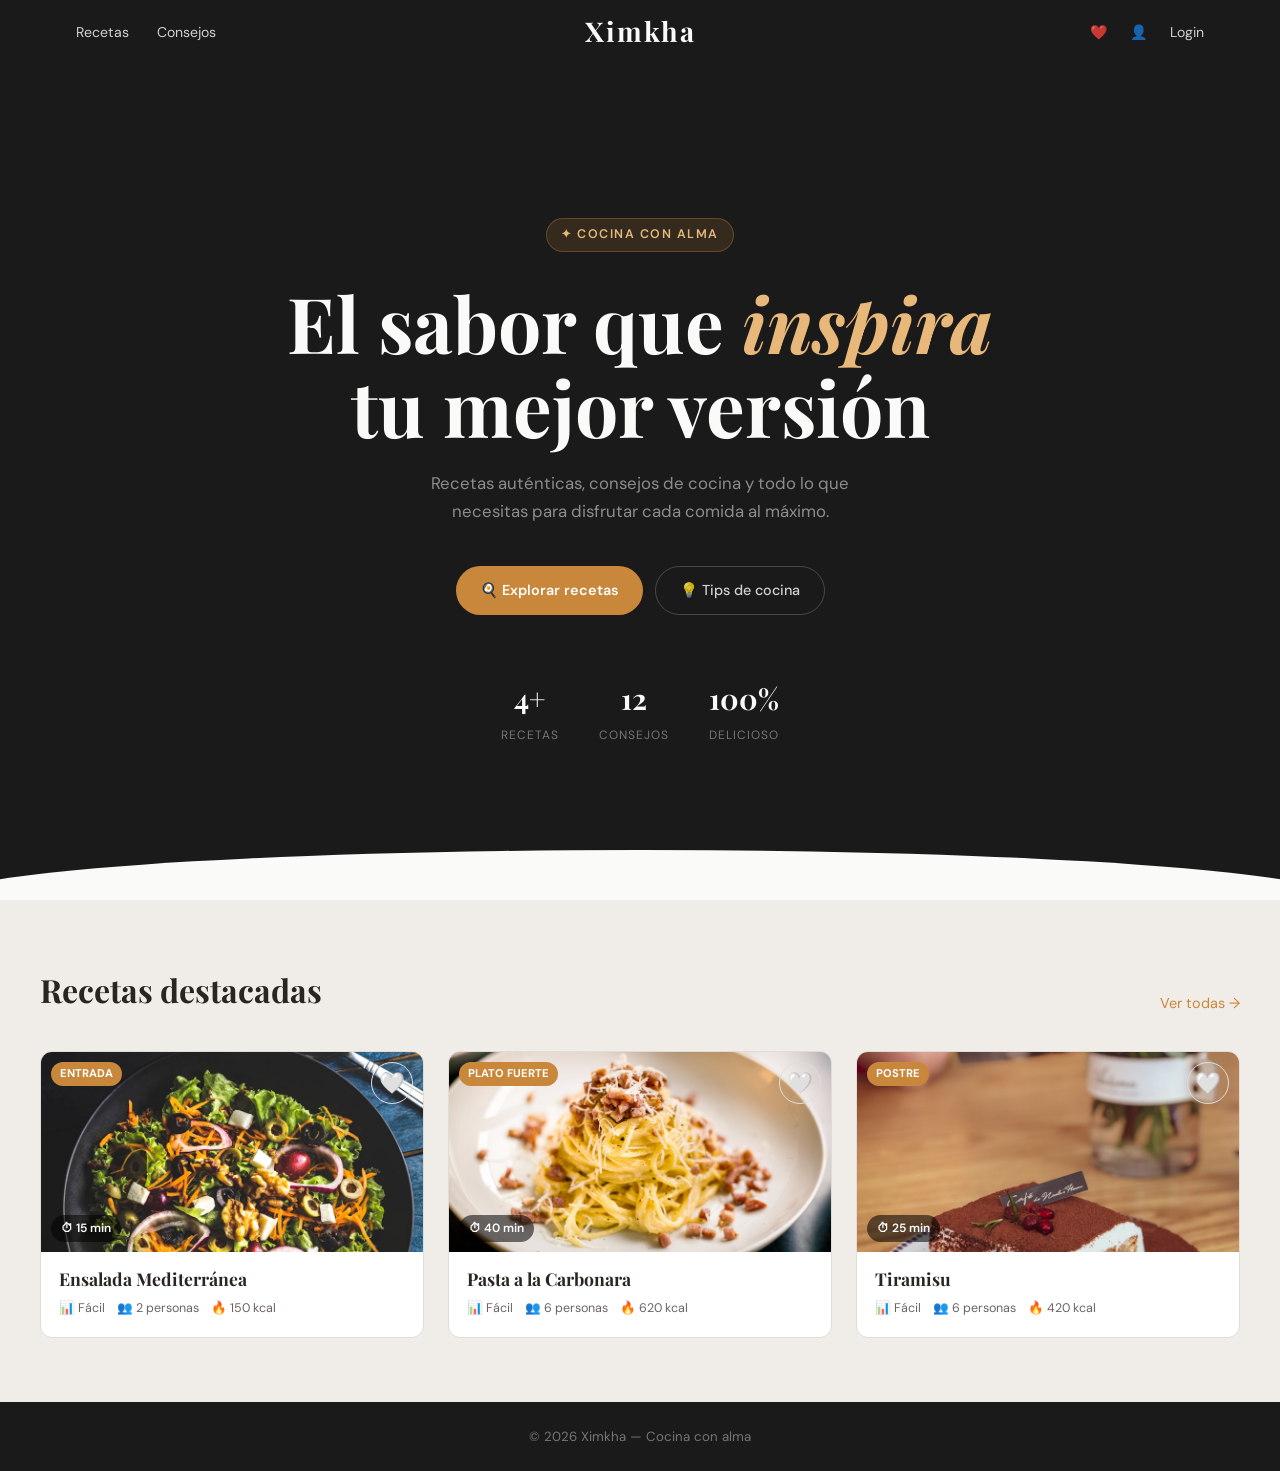
<file: html/index.html>
<!DOCTYPE html>
<html lang="es">
<head>
    <meta charset="UTF-8">
    <meta name="viewport" content="width=device-width, initial-scale=1.0">
    <title>Ximkha - Cocina con alma</title>
    <link rel="stylesheet" href="../css/estilos.css">
</head>
<body>

<header>
    <nav class="barra-navegacion">
        <ul class="menu izquierda">
            <li><a href="recetas.html">Recetas</a></li>
            <li><a href="consejos.html">Consejos</a></li>
        </ul>
        <a href="index.html" class="logo">Ximkha</a>
        <ul class="menu derecha">
            <li><a href="favoritos.html" class="icono" title="Favoritos">❤️</a></li>
            <li><a href="usuario.html" class="icono" title="Usuario">👤</a></li>
            <li><a href="login.html">Login</a></li>
        </ul>
    </nav>
</header>

<main>
    <!-- HERO -->
    <section class="hero">
        <span class="hero-badge">✦ Cocina con alma</span>
        <h1>El sabor que <em>inspira</em><br>tu mejor versión</h1>
        <p class="hero-subtitulo">Recetas auténticas, consejos de cocina y todo lo que necesitas para disfrutar cada comida al máximo.</p>
        <div class="hero-botones">
            <a href="recetas.html" class="btn-primario">🍳 Explorar recetas</a>
            <a href="consejos.html" class="btn-secundario">💡 Tips de cocina</a>
        </div>
        <div class="hero-stats">
            <div class="hero-stat">
                <span class="hero-stat-num">4+</span>
                <span class="hero-stat-label">Recetas</span>
            </div>
            <div class="hero-stat">
                <span class="hero-stat-num">12</span>
                <span class="hero-stat-label">Consejos</span>
            </div>
            <div class="hero-stat">
                <span class="hero-stat-num">100%</span>
                <span class="hero-stat-label">Delicioso</span>
            </div>
        </div>
        <div class="hero-divider"></div>
    </section>

    <!-- RECETAS DESTACADAS -->
    <section class="seccion-recetas" style="background: var(--gris-suave);">
        <div class="seccion-header">
            <h2>Recetas destacadas</h2>
            <a href="recetas.html">Ver todas →</a>
        </div>
        <div id="recetas-destacadas" class="grid-recetas">
            <p style="text-align:center;color:var(--texto-suave);padding:40px;">Cargando recetas...</p>
        </div>
    </section>
</main>

<footer>
    <p>&copy; 2026 Ximkha — Cocina con alma</p>
</footer>

<script src="../js/favoritos.js"></script>
<script>
    // Carga las primeras 3 recetas del XML para mostrar en la portada
    function cargarDestacadas() {
        const xhttp = new XMLHttpRequest();
        xhttp.onload = function () {
            const xml = xhttp.responseXML;
            const lista = xml.getElementsByTagName("receta");
            const contenedor = document.getElementById("recetas-destacadas");
            let html = "";

            const total = Math.min(lista.length, 3); // Solo las primeras 3
            for (let i = 0; i < total; i++) {
                const nombre = lista[i].getElementsByTagName("nombre")[0].childNodes[0].nodeValue;
                const categoria = lista[i].getElementsByTagName("categoria")[0].childNodes[0].nodeValue;
                const tiempo = lista[i].getElementsByTagName("tiempo")[0].childNodes[0].nodeValue;
                const dificultad = lista[i].getElementsByTagName("dificultad")[0].childNodes[0].nodeValue;
                const porciones = lista[i].getElementsByTagName("porciones")[0].childNodes[0].nodeValue;
                const calorias = lista[i].getElementsByTagName("calorias")[0].childNodes[0].nodeValue;
                const imagen = lista[i].getElementsByTagName("imagen")[0].childNodes[0].nodeValue;
                const slug = lista[i].getElementsByTagName("slug")[0].childNodes[0].nodeValue;

                html += `
                    <a href="detalle.html?id=${i}" class="tarjeta-receta">
                        <div class="tarjeta-imagen">
                            <img src="${imagen}" alt="${nombre}" />
                            <span class="tarjeta-categoria">${categoria}</span>
                            <span class="tarjeta-badge">⏱ ${tiempo}</span>
                            <button class="btn-favorito-flotante btn-favorito-grande"
                                    data-receta="${slug}"
                                    onclick="event.preventDefault(); event.stopPropagation();">🤍</button>
                        </div>
                        <div class="info-receta">
                            <h3>${nombre}</h3>
                            <div class="receta-meta">
                                <span>📊 ${dificultad}</span>
                                <span>👥 ${porciones}</span>
                                <span>🔥 ${calorias}</span>
                            </div>
                        </div>
                    </a>`;
            }

            contenedor.innerHTML = html;

            // Activar favoritos en los botones recién creados
            if (window.gestorFavoritos) {
                window.gestorFavoritos.configurarBotonesFavoritos();
            }
        };
        xhttp.open("GET", "../xml/recetas.xml");
        xhttp.send();
    }

    document.addEventListener("DOMContentLoaded", cargarDestacadas);
</script>

</body>
</html>
</file>
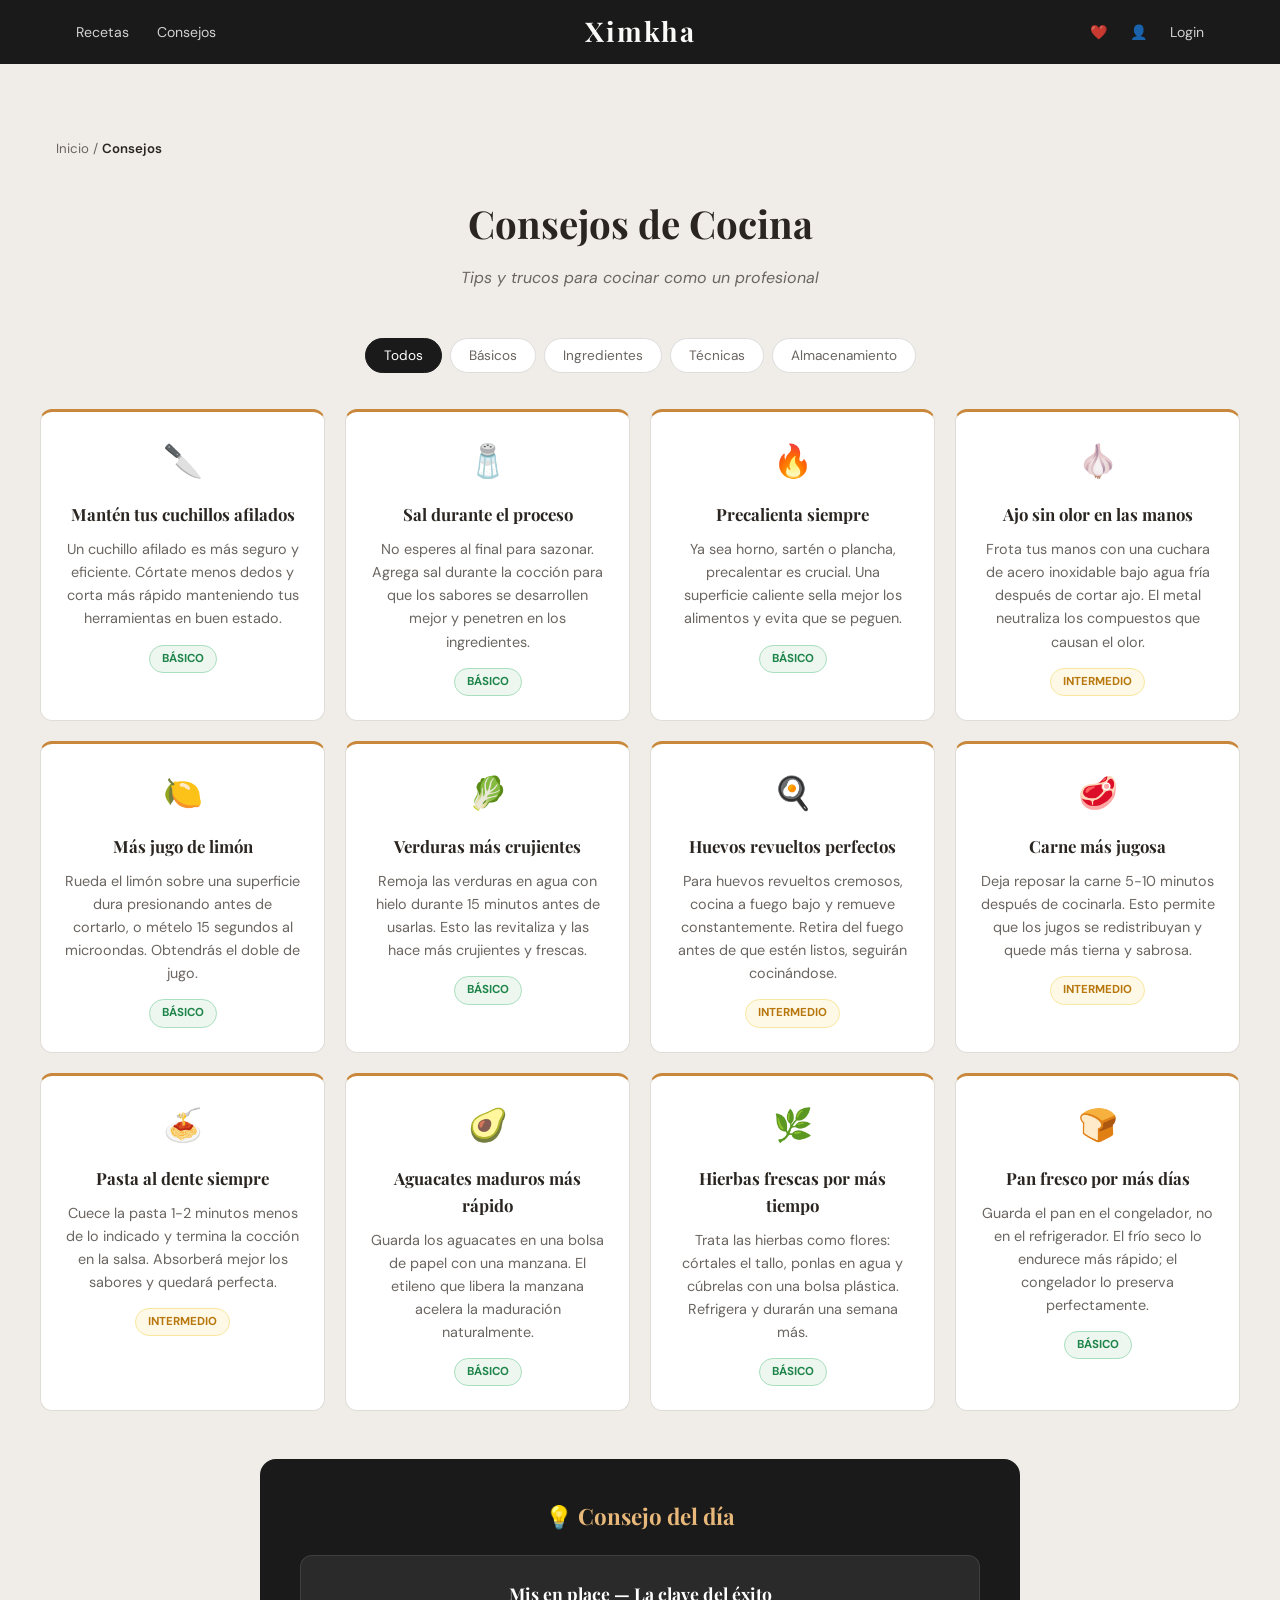
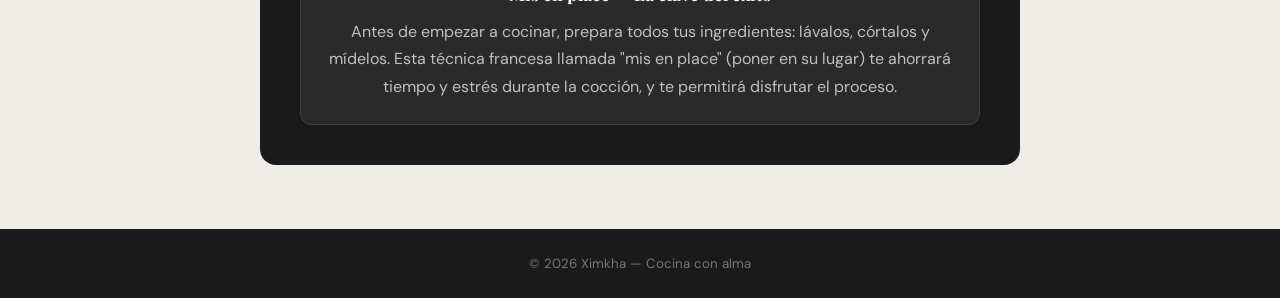
<file: html/consejos.html>
<!DOCTYPE html>
<html lang="es">
<head>
    <meta charset="UTF-8" />
    <meta name="viewport" content="width=device-width, initial-scale=1.0" />
    <title>Consejos de Cocina | Ximkha</title>
    <link rel="stylesheet" href="../css/estilos.css" />
</head>
<body>

<header>
    <nav class="barra-navegacion">
        <ul class="menu izquierda">
            <li><a href="recetas.html">Recetas</a></li>
            <li><a href="consejos.html">Consejos</a></li>
        </ul>
        <a href="index.html" class="logo">Ximkha</a>
        <ul class="menu derecha">
            <li><a href="favoritos.html" class="icono" title="Favoritos">❤️</a></li>
            <li><a href="usuario.html" class="icono" title="Usuario">👤</a></li>
            <li><a href="login.html">Login</a></li>
        </ul>
    </nav>
</header>

<main class="seccion-consejos">
    <div class="breadcrumb">
        <a href="index.html">Inicio</a> / <span>Consejos</span>
    </div>

    <div class="header-consejos">
        <h2>Consejos de Cocina</h2>
        <p class="subtitulo-consejos">Tips y trucos para cocinar como un profesional</p>
    </div>

    <div class="contenedor-consejos">
        <div class="categorias-consejos">
            <button class="btn-categoria activo" data-categoria="todos">Todos</button>
            <button class="btn-categoria" data-categoria="basicos">Básicos</button>
            <button class="btn-categoria" data-categoria="ingredientes">Ingredientes</button>
            <button class="btn-categoria" data-categoria="tecnicas">Técnicas</button>
            <button class="btn-categoria" data-categoria="almacenamiento">Almacenamiento</button>
        </div>

        <div class="grid-consejos">
            <article class="tarjeta-consejo" data-categoria="basicos">
                <div class="icono-consejo">🔪</div>
                <h3>Mantén tus cuchillos afilados</h3>
                <p>Un cuchillo afilado es más seguro y eficiente. Córtate menos dedos y corta más rápido manteniendo tus herramientas en buen estado.</p>
                <div class="dificultad basico">Básico</div>
            </article>

            <article class="tarjeta-consejo" data-categoria="basicos">
                <div class="icono-consejo">🧂</div>
                <h3>Sal durante el proceso</h3>
                <p>No esperes al final para sazonar. Agrega sal durante la cocción para que los sabores se desarrollen mejor y penetren en los ingredientes.</p>
                <div class="dificultad basico">Básico</div>
            </article>

            <article class="tarjeta-consejo" data-categoria="basicos">
                <div class="icono-consejo">🔥</div>
                <h3>Precalienta siempre</h3>
                <p>Ya sea horno, sartén o plancha, precalentar es crucial. Una superficie caliente sella mejor los alimentos y evita que se peguen.</p>
                <div class="dificultad basico">Básico</div>
            </article>

            <article class="tarjeta-consejo" data-categoria="ingredientes">
                <div class="icono-consejo">🧄</div>
                <h3>Ajo sin olor en las manos</h3>
                <p>Frota tus manos con una cuchara de acero inoxidable bajo agua fría después de cortar ajo. El metal neutraliza los compuestos que causan el olor.</p>
                <div class="dificultad intermedio">Intermedio</div>
            </article>

            <article class="tarjeta-consejo" data-categoria="ingredientes">
                <div class="icono-consejo">🍋</div>
                <h3>Más jugo de limón</h3>
                <p>Rueda el limón sobre una superficie dura presionando antes de cortarlo, o mételo 15 segundos al microondas. Obtendrás el doble de jugo.</p>
                <div class="dificultad basico">Básico</div>
            </article>

            <article class="tarjeta-consejo" data-categoria="ingredientes">
                <div class="icono-consejo">🥬</div>
                <h3>Verduras más crujientes</h3>
                <p>Remoja las verduras en agua con hielo durante 15 minutos antes de usarlas. Esto las revitaliza y las hace más crujientes y frescas.</p>
                <div class="dificultad basico">Básico</div>
            </article>

            <article class="tarjeta-consejo" data-categoria="tecnicas">
                <div class="icono-consejo">🍳</div>
                <h3>Huevos revueltos perfectos</h3>
                <p>Para huevos revueltos cremosos, cocina a fuego bajo y remueve constantemente. Retira del fuego antes de que estén listos, seguirán cocinándose.</p>
                <div class="dificultad intermedio">Intermedio</div>
            </article>

            <article class="tarjeta-consejo" data-categoria="tecnicas">
                <div class="icono-consejo">🥩</div>
                <h3>Carne más jugosa</h3>
                <p>Deja reposar la carne 5-10 minutos después de cocinarla. Esto permite que los jugos se redistribuyan y quede más tierna y sabrosa.</p>
                <div class="dificultad intermedio">Intermedio</div>
            </article>

            <article class="tarjeta-consejo" data-categoria="tecnicas">
                <div class="icono-consejo">🍝</div>
                <h3>Pasta al dente siempre</h3>
                <p>Cuece la pasta 1-2 minutos menos de lo indicado y termina la cocción en la salsa. Absorberá mejor los sabores y quedará perfecta.</p>
                <div class="dificultad intermedio">Intermedio</div>
            </article>

            <article class="tarjeta-consejo" data-categoria="almacenamiento">
                <div class="icono-consejo">🥑</div>
                <h3>Aguacates maduros más rápido</h3>
                <p>Guarda los aguacates en una bolsa de papel con una manzana. El etileno que libera la manzana acelera la maduración naturalmente.</p>
                <div class="dificultad basico">Básico</div>
            </article>

            <article class="tarjeta-consejo" data-categoria="almacenamiento">
                <div class="icono-consejo">🌿</div>
                <h3>Hierbas frescas por más tiempo</h3>
                <p>Trata las hierbas como flores: córtales el tallo, ponlas en agua y cúbrelas con una bolsa plástica. Refrigera y durarán una semana más.</p>
                <div class="dificultad basico">Básico</div>
            </article>

            <article class="tarjeta-consejo" data-categoria="almacenamiento">
                <div class="icono-consejo">🍞</div>
                <h3>Pan fresco por más días</h3>
                <p>Guarda el pan en el congelador, no en el refrigerador. El frío seco lo endurece más rápido; el congelador lo preserva perfectamente.</p>
                <div class="dificultad basico">Básico</div>
            </article>
        </div>
    </div>

    <div class="consejo-destacado">
        <h3>💡 Consejo del día</h3>
        <div class="consejo-dia">
            <h4>Mis en place — La clave del éxito</h4>
            <p>Antes de empezar a cocinar, prepara todos tus ingredientes: lávalos, córtalos y mídelos. Esta técnica francesa llamada "mis en place" (poner en su lugar) te ahorrará tiempo y estrés durante la cocción, y te permitirá disfrutar el proceso.</p>
        </div>
    </div>
</main>

<footer>
    <p>&copy; 2026 Ximkha — Cocina con alma</p>
</footer>

<script src="../js/consejos.js"></script>
<script src="../js/favoritos.js"></script>

</body>
</html>
</file>
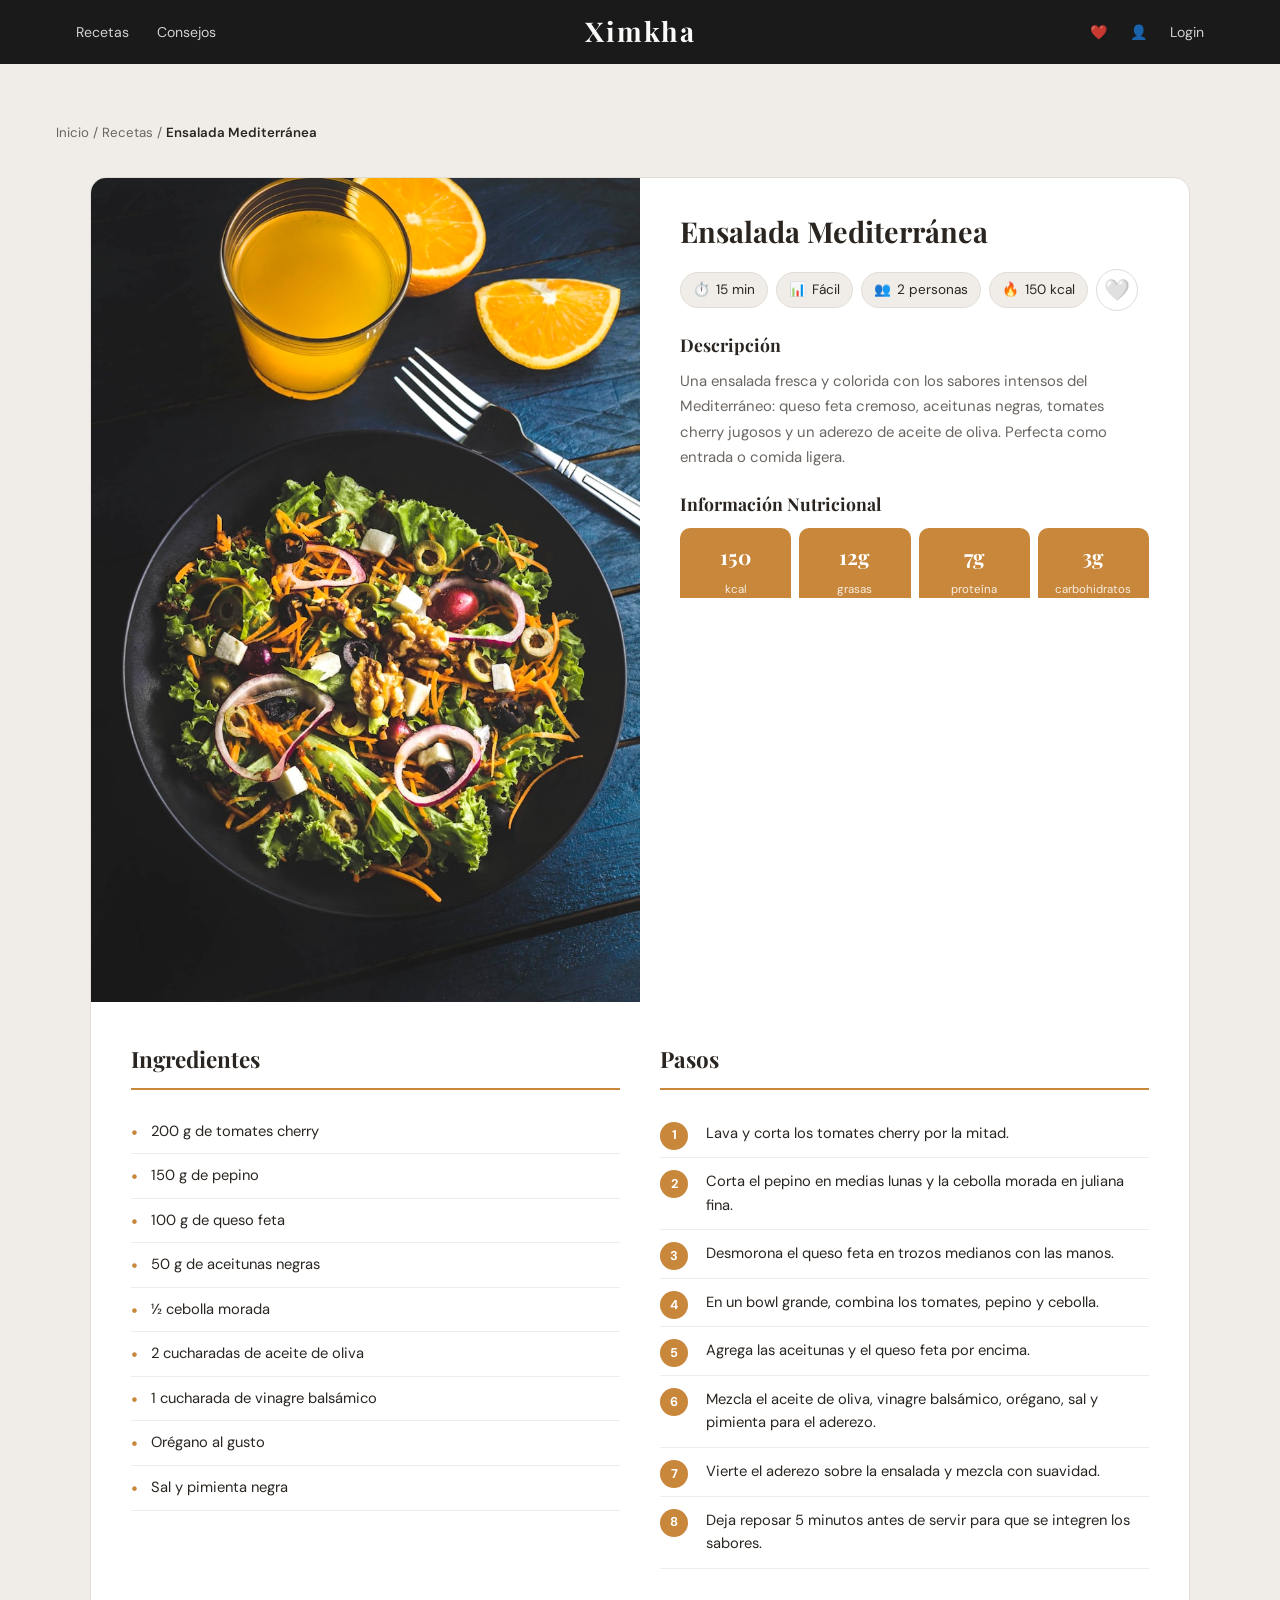
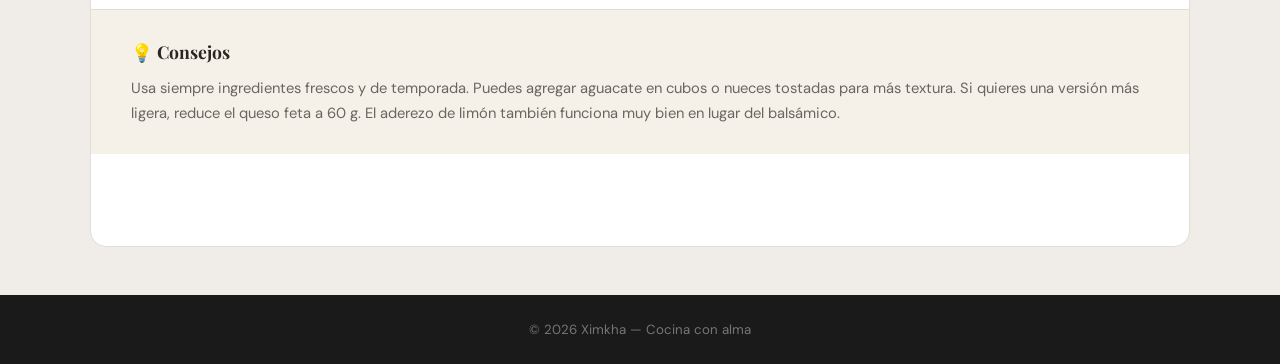
<file: html/detalle.html>
<!DOCTYPE html>
<html lang="es">
<head>
    <meta charset="UTF-8" />
    <meta name="viewport" content="width=device-width, initial-scale=1.0" />
    <title>Receta | Ximkha</title>
    <link rel="stylesheet" href="../css/estilos.css" />
</head>
<body>

<header>
    <nav class="barra-navegacion">
        <ul class="menu izquierda">
            <li><a href="recetas.html">Recetas</a></li>
            <li><a href="consejos.html">Consejos</a></li>
        </ul>
        <a href="index.html" class="logo">Ximkha</a>
        <ul class="menu derecha">
            <li><a href="favoritos.html" class="icono" title="Favoritos">❤️</a></li>
            <li><a href="usuario.html" class="icono" title="Usuario">👤</a></li>
            <li><a href="login.html">Login</a></li>
        </ul>
    </nav>
</header>

<main class="contenido-receta">
    <div class="breadcrumb">
        <a href="index.html">Inicio</a> /
        <a href="recetas.html">Recetas</a> /
        <span id="breadcrumb-receta">Cargando...</span>
    </div>

    <div class="contenedor-receta">

        <div class="header-receta">
            <div class="imagen-receta">
                <img id="detalle-imagen" src="" alt="" />
            </div>

            <div class="info-basica">
                <span id="detalle-categoria" class="tarjeta-categoria" style="display:inline-block;margin-bottom:10px;"></span>
                <h1 id="detalle-nombre">Cargando...</h1>

                <div class="datos-receta">
                    <div class="dato"><span class="icono-dato">⏱️</span><span id="detalle-tiempo"></span></div>
                    <div class="dato"><span class="icono-dato">📊</span><span id="detalle-dificultad"></span></div>
                    <div class="dato"><span class="icono-dato">👥</span><span id="detalle-porciones"></span></div>
                    <div class="dato"><span class="icono-dato">🔥</span><span id="detalle-calorias"></span></div>
                    <button class="btn-favorito-grande" id="btn-favorito-detalle" data-receta="">🤍</button>
                </div>

                <div class="descripcion">
                    <h3>Descripción</h3>
                    <p id="detalle-descripcion"></p>
                </div>

                <div class="tabla-nutricional">
                    <h3>Información Nutricional</h3>
                    <div class="valores-nutricionales">
                        <div class="valor-nutricional"><span class="numero" id="detalle-calorias-num"></span><span class="unidad">kcal</span></div>
                        <div class="valor-nutricional"><span class="numero" id="detalle-grasas"></span><span class="unidad">grasas</span></div>
                        <div class="valor-nutricional"><span class="numero" id="detalle-proteina"></span><span class="unidad">proteína</span></div>
                        <div class="valor-nutricional"><span class="numero" id="detalle-carbohidratos"></span><span class="unidad">carbohidratos</span></div>
                    </div>
                </div>
            </div>
        </div>

        <div class="contenido-receta-detalle">
            <div class="ingredientes">
                <h2>Ingredientes</h2>
                <ul class="lista-ingredientes" id="detalle-ingredientes"></ul>
            </div>
            <div class="pasos">
                <h2>Pasos</h2>
                <ol class="lista-pasos" id="detalle-pasos"></ol>
            </div>
        </div>

        <div class="consejos">
            <h3>💡 Consejos</h3>
            <p id="detalle-consejo"></p>
        </div>

        <div style="padding: 24px 48px;">
            <button onclick="window.location.href='recetas.html'" class="btn-secundario">← Volver al catálogo</button>
        </div>

    </div>
</main>

<footer>
    <p>&copy; 2026 Ximkha — Cocina con alma</p>
</footer>

<script src="../js/favoritos.js"></script>
<script src="../js/detalle.js"></script>

</body>
</html>
</file>
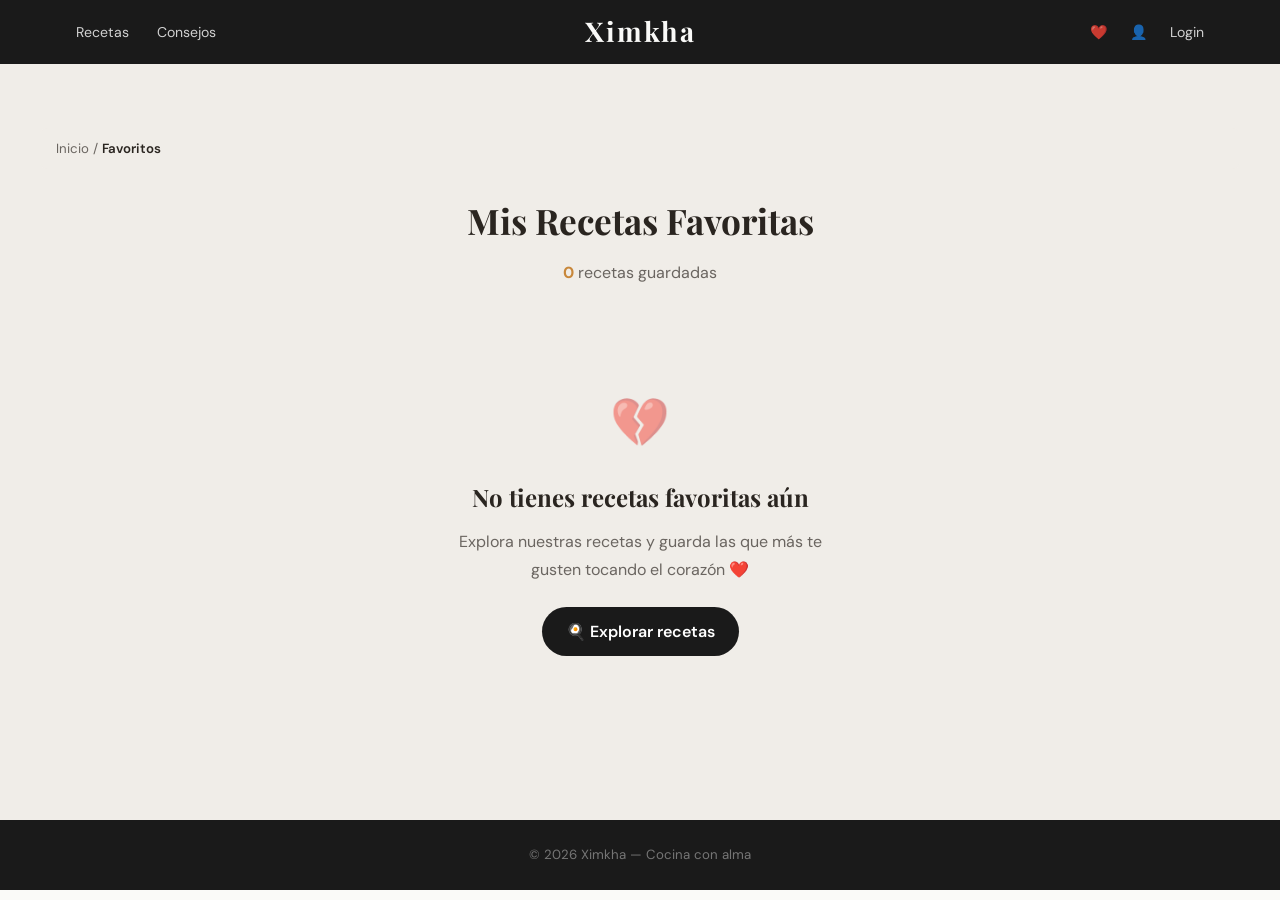
<file: html/favoritos.html>
<!DOCTYPE html>
<html lang="es">
<head>
    <meta charset="UTF-8" />
    <meta name="viewport" content="width=device-width, initial-scale=1.0" />
    <title>Favoritos | Ximkha</title>
    <link rel="stylesheet" href="../css/estilos.css" />
</head>
<body>

<header>
    <nav class="barra-navegacion">
        <ul class="menu izquierda">
            <li><a href="recetas.html">Recetas</a></li>
            <li><a href="consejos.html">Consejos</a></li>
        </ul>
        <a href="index.html" class="logo">Ximkha</a>
        <ul class="menu derecha">
            <li><a href="favoritos.html" class="icono" title="Favoritos">❤️</a></li>
            <li><a href="usuario.html" class="icono" title="Usuario">👤</a></li>
            <li><a href="login.html">Login</a></li>
        </ul>
    </nav>
</header>

<main class="seccion-favoritos">
    <div class="breadcrumb">
        <a href="index.html">Inicio</a> / <span>Favoritos</span>
    </div>

    <div class="header-favoritos">
        <h2>Mis Recetas Favoritas</h2>
        <p class="contador-favoritos">
            <span id="contador">0</span> recetas guardadas
        </p>
    </div>

    <div id="mensaje-vacio" class="mensaje-vacio">
        <div class="icono-corazon">💔</div>
        <h3>No tienes recetas favoritas aún</h3>
        <p>Explora nuestras recetas y guarda las que más te gusten tocando el corazón ❤️</p>
        <a href="recetas.html" class="btn-explorar">🍳 Explorar recetas</a>
    </div>

    <div id="grid-favoritos" class="grid-recetas" style="max-width:1280px;margin:0 auto;display:none;"></div>

    <div class="acciones-favoritos">
        <button id="btn-limpiar" class="btn-limpiar" style="display:none;">Limpiar todos los favoritos</button>
    </div>
</main>

<footer>
    <p>&copy; 2026 Ximkha — Cocina con alma</p>
</footer>

<script src="../js/favoritos.js"></script>

</body>
</html>
</file>
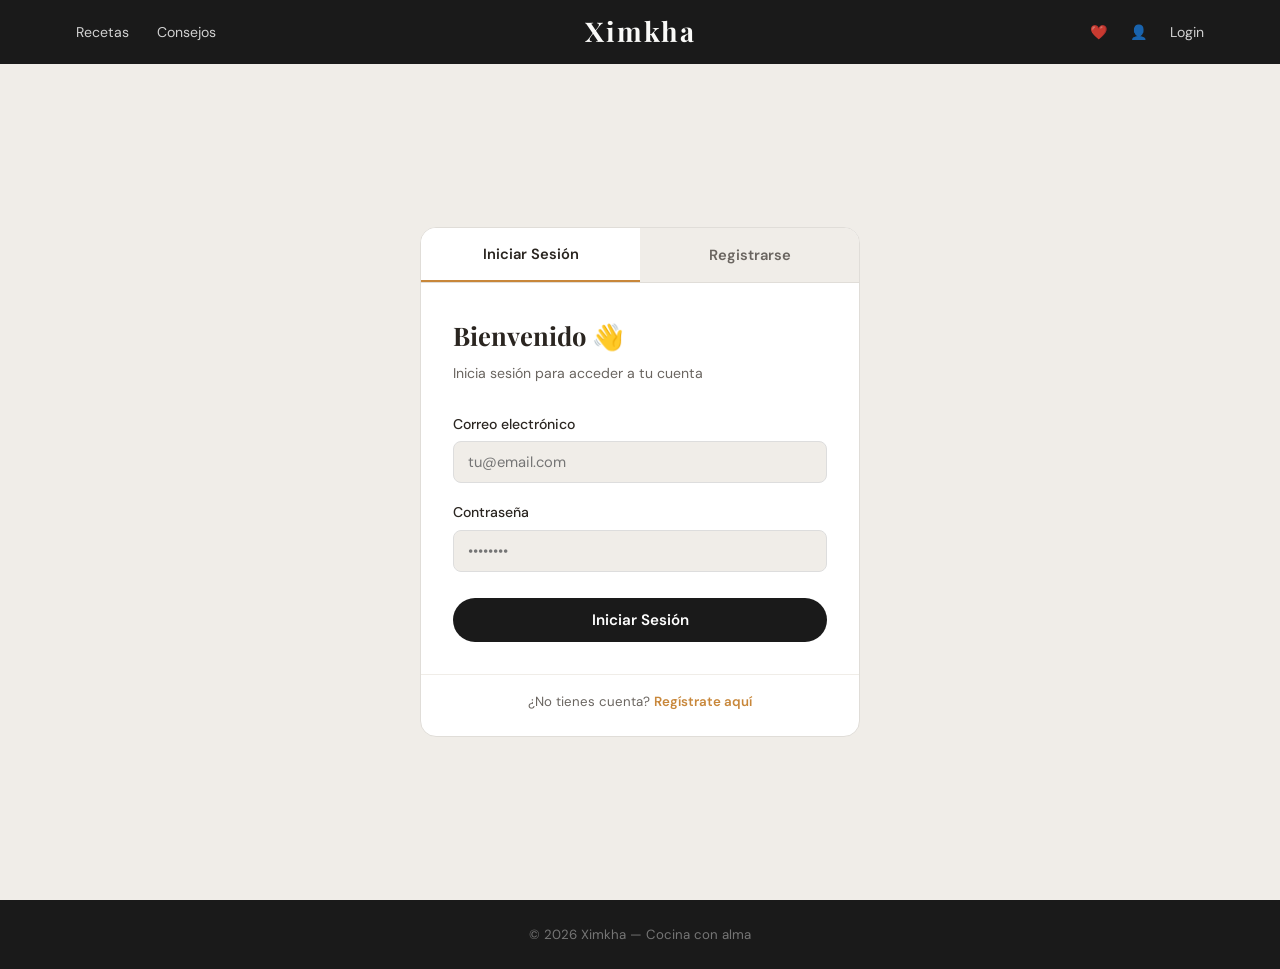
<file: html/login.html>
<!DOCTYPE html>
<html lang="es">
<head>
    <meta charset="UTF-8" />
    <meta name="viewport" content="width=device-width, initial-scale=1.0" />
    <title>Iniciar Sesión | Ximkha</title>
    <link rel="stylesheet" href="../css/estilos.css" />
</head>
<body>

<header>
    <nav class="barra-navegacion">
        <ul class="menu izquierda">
            <li><a href="recetas.html">Recetas</a></li>
            <li><a href="consejos.html">Consejos</a></li>
        </ul>
        <a href="index.html" class="logo">Ximkha</a>
        <ul class="menu derecha">
            <li><a href="favoritos.html" class="icono" title="Favoritos">❤️</a></li>
            <li><a href="usuario.html" class="icono" title="Usuario">👤</a></li>
            <li><a href="login.html">Login</a></li>
        </ul>
    </nav>
</header>

<main class="seccion-auth">
    <div class="contenedor-auth">

        <!-- Tabs para cambiar entre login y registro -->
        <div class="tabs-auth">
            <button class="tab-btn activo" id="tab-login" onclick="cambiarTab('login')">
                Iniciar Sesión
            </button>
            <button class="tab-btn" id="tab-registro" onclick="cambiarTab('registro')">
                Registrarse
            </button>
        </div>

        <!-- Panel de Login -->
        <div class="panel-auth activo" id="panel-login">
            <div class="formulario-auth">
                <h2>Bienvenido 👋</h2>
                <p class="subtitulo">Inicia sesión para acceder a tu cuenta</p>

                <div class="error-msg" id="error-login"></div>
                <div class="exito-msg" id="exito-login"></div>

                <div class="campo-formulario">
                    <label for="login-email">Correo electrónico</label>
                    <input type="email" id="login-email" placeholder="tu@email.com" />
                </div>

                <div class="campo-formulario">
                    <label for="login-password">Contraseña</label>
                    <input type="password" id="login-password" placeholder="••••••••" />
                </div>

                <button class="btn-auth" onclick="iniciarSesion()">
                    Iniciar Sesión
                </button>
            </div>

            <div class="pie-auth">
                ¿No tienes cuenta?
                <a href="#" onclick="cambiarTab('registro')">Regístrate aquí</a>
            </div>
        </div>

        <!-- Panel de Registro -->
        <div class="panel-auth" id="panel-registro">
            <div class="formulario-auth">
                <h2>Crear cuenta</h2>
                <p class="subtitulo">Únete a Ximkha y guarda tus recetas favoritas</p>

                <div class="error-msg" id="error-registro"></div>
                <div class="exito-msg" id="exito-registro"></div>

                <div class="campo-formulario">
                    <label for="reg-nombre">Nombre completo</label>
                    <input type="text" id="reg-nombre" placeholder="Tu nombre" />
                </div>

                <div class="campo-formulario">
                    <label for="reg-email">Correo electrónico</label>
                    <input type="email" id="reg-email" placeholder="tu@email.com" />
                </div>

                <div class="campo-formulario">
                    <label for="reg-password">Contraseña</label>
                    <input type="password" id="reg-password" placeholder="Mínimo 4 caracteres" />
                </div>

                <div class="campo-formulario">
                    <label for="reg-password2">Confirmar contraseña</label>
                    <input type="password" id="reg-password2" placeholder="Repite tu contraseña" />
                </div>

                <button class="btn-auth" onclick="registrarse()">
                    Crear Cuenta
                </button>
            </div>

            <div class="pie-auth">
                ¿Ya tienes cuenta?
                <a href="#" onclick="cambiarTab('login')">Inicia sesión</a>
            </div>
        </div>

    </div>
</main>

<footer>
    <p>&copy; 2026 Ximkha — Cocina con alma</p>
</footer>

<script src="../js/login.js"></script>

</body>
</html>
</file>
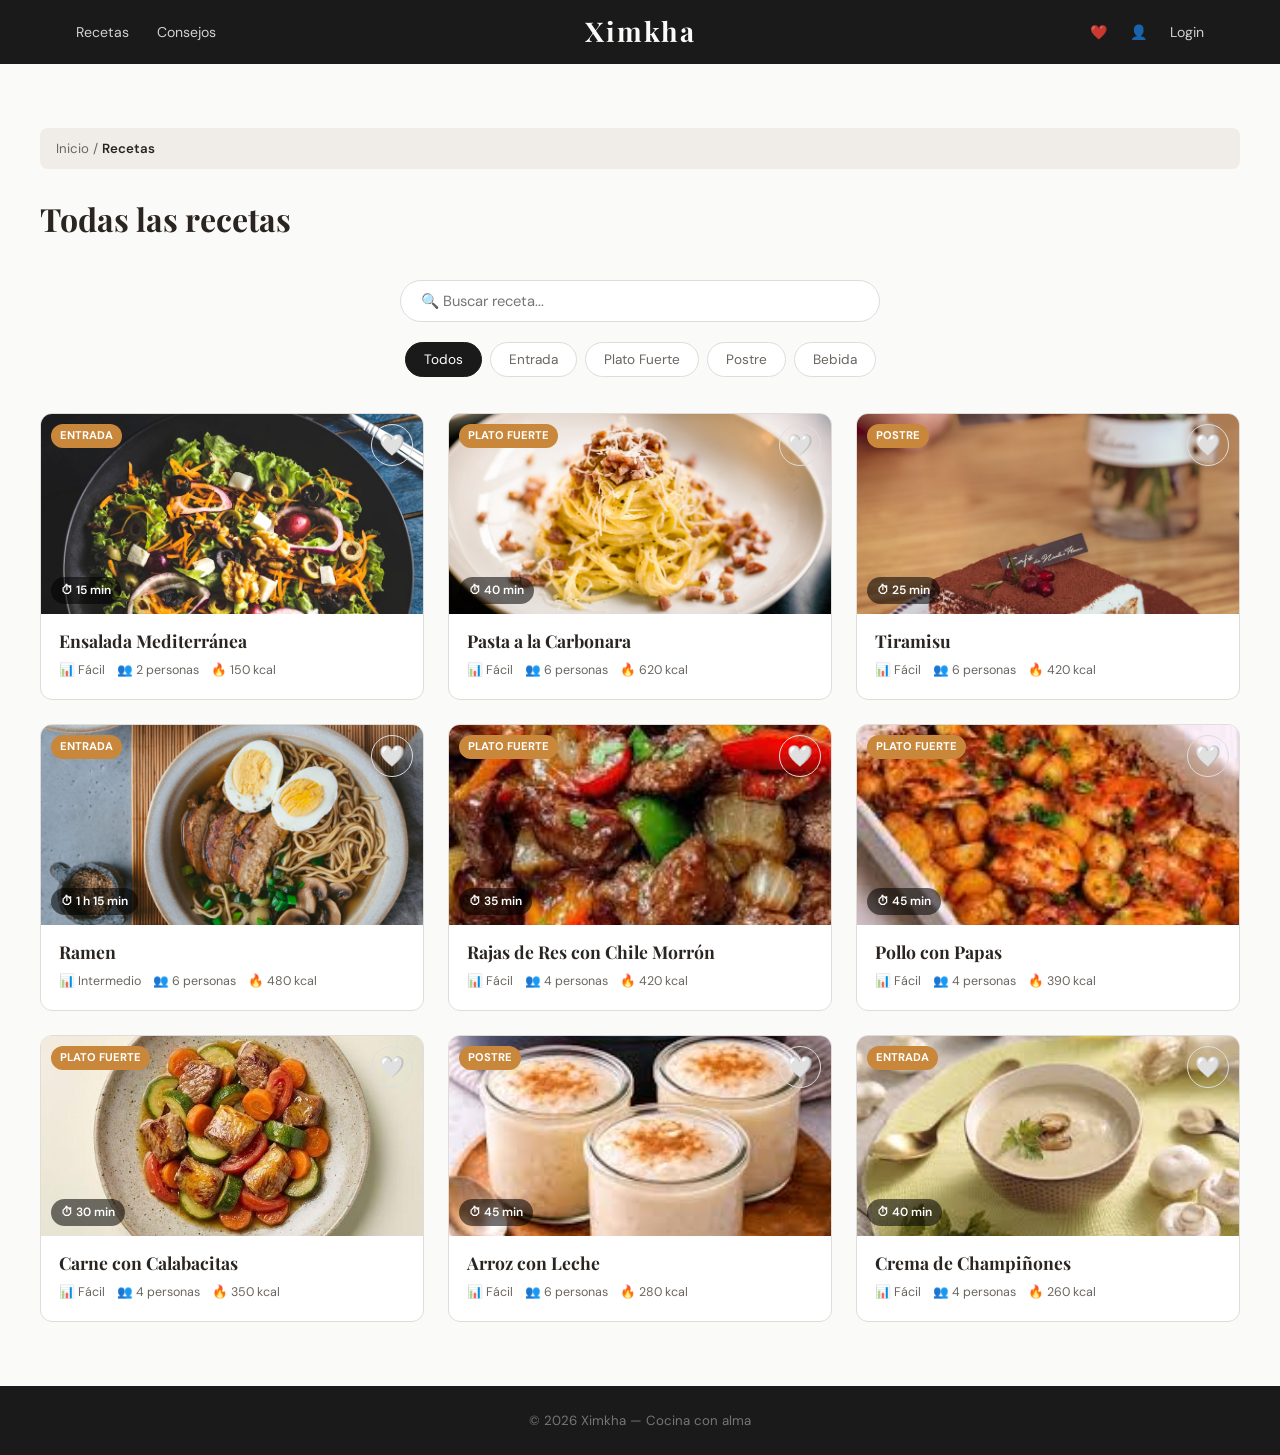
<file: html/recetas.html>
<!DOCTYPE html>
<html lang="es">
<head>
    <meta charset="UTF-8" />
    <meta name="viewport" content="width=device-width, initial-scale=1.0" />
    <title>Recetas | Ximkha</title>
    <link rel="stylesheet" href="../css/estilos.css" />
</head>
<body>

<header>
    <nav class="barra-navegacion">
        <ul class="menu izquierda">
            <li><a href="recetas.html">Recetas</a></li>
            <li><a href="consejos.html">Consejos</a></li>
        </ul>
        <a href="index.html" class="logo">Ximkha</a>
        <ul class="menu derecha">
            <li><a href="favoritos.html" class="icono" title="Favoritos">❤️</a></li>
            <li><a href="usuario.html" class="icono" title="Usuario">👤</a></li>
            <li><a href="login.html">Login</a></li>
        </ul>
    </nav>
</header>

<main class="seccion-recetas">
    <div class="breadcrumb">
        <a href="index.html">Inicio</a> / <span>Recetas</span>
    </div>

    <div class="seccion-header">
        <h2>Todas las recetas</h2>
    </div>

    <div class="controles-recetas">
        <div class="buscador-recetas">
            <input
                type="text"
                id="buscador"
                placeholder="🔍 Buscar receta..."
                autocomplete="off"
            />
        </div>
        <div class="categorias-recetas">
            <button class="btn-categoria activo" data-categoria="todos">Todos</button>
            <button class="btn-categoria" data-categoria="Entrada">Entrada</button>
            <button class="btn-categoria" data-categoria="Plato Fuerte">Plato Fuerte</button>
            <button class="btn-categoria" data-categoria="Postre">Postre</button>
            <button class="btn-categoria" data-categoria="Bebida">Bebida</button>
        </div>
    </div>

    <p id="sin-resultados" style="display:none;text-align:center;color:var(--texto-suave);padding:40px;">
        No se encontraron recetas con esos criterios.
    </p>

    <div id="contenedor-recetas" class="grid-recetas"></div>
</main>

<footer>
    <p>&copy; 2026 Ximkha — Cocina con alma</p>
</footer>

<script src="../js/favoritos.js"></script>
<script src="../js/recetas.js"></script>

</body>
</html>
</file>
<file: css/estilos.css>
@import url('https://fonts.googleapis.com/css2?family=Playfair+Display:wght@400;600;700&family=DM+Sans:wght@300;400;500;600&display=swap');

* {
    margin: 0;
    padding: 0;
    box-sizing: border-box;
}

/* Variables de color */
:root {
    --negro: #1a1a1a;
    --blanco: #fafaf8;
    --crema: #f5f0e8;
    --acento: #c8873a;
    --acento-oscuro: #a06828;
    --gris-suave: #f0ede8;
    --texto: #2a2520;
    --texto-suave: #6a6560;
    --radio: 12px;
}

body {
    font-family: 'DM Sans', sans-serif;
    background-color: var(--blanco);
    color: var(--texto);
    line-height: 1.6;
}

/* Navegacion */
header {
    background-color: var(--negro);
    position: sticky;
    top: 0;
    z-index: 100;
}

.barra-navegacion {
    display: flex;
    justify-content: space-between;
    align-items: center;
    max-width: 1200px;
    margin: 0 auto;
    padding: 0 24px;
    height: 64px;
}

.menu {
    list-style: none;
    display: flex;
    gap: 4px;
    align-items: center;
}

.menu.izquierda { flex: 1; }
.menu.derecha   { flex: 1; justify-content: flex-end; }

.logo {
    font-family: 'Playfair Display', serif;
    font-size: 1.7rem;
    font-weight: 700;
    color: var(--blanco);
    text-decoration: none;
    letter-spacing: 2px;
    flex: 1;
    text-align: center;
}
.logo:hover { color: var(--acento); }

.menu > li > a {
    color: rgba(255,255,255,0.8);
    text-decoration: none;
    font-size: 0.88rem;
    padding: 7px 12px;
    border-radius: 6px;
    display: block;
}
.menu > li > a:hover {
    color: #fff;
    background: rgba(255,255,255,0.1);
}

.icono {
    font-size: 1.2rem;
    display: flex;
    align-items: center;
    justify-content: center;
    width: 36px;
    height: 36px;
    border-radius: 50%;
}
.icono:hover { background: rgba(255,255,255,0.1) !important; }
.icono.activo { background: rgba(200,135,58,0.25) !important; }

/* Hero */
.hero {
    min-height: calc(100vh - 64px);
    background: var(--negro);
    display: flex;
    flex-direction: column;
    align-items: center;
    justify-content: center;
    text-align: center;
    padding: 60px 24px;
    position: relative;
}

.hero-badge {
    display: inline-block;
    background: rgba(200,135,58,0.15);
    border: 1px solid rgba(200,135,58,0.35);
    color: #e8b87a;
    font-size: 0.78rem;
    font-weight: 600;
    letter-spacing: 1.5px;
    text-transform: uppercase;
    padding: 6px 14px;
    border-radius: 50px;
    margin-bottom: 28px;
}

.hero h1 {
    font-family: 'Playfair Display', serif;
    font-size: clamp(2.8rem, 6vw, 5rem);
    font-weight: 700;
    color: var(--blanco);
    line-height: 1.1;
    margin-bottom: 20px;
}

.hero h1 em {
    font-style: italic;
    color: #e8b87a;
}

.hero-subtitulo {
    font-size: 1.05rem;
    color: rgba(255,255,255,0.5);
    max-width: 460px;
    margin-bottom: 40px;
    line-height: 1.7;
}

.hero-botones {
    display: flex;
    gap: 12px;
    flex-wrap: wrap;
    justify-content: center;
    margin-bottom: 60px;
}

/* Botones generales */
.btn-primario {
    display: inline-flex;
    align-items: center;
    gap: 8px;
    background: var(--acento);
    color: #fff;
    padding: 12px 24px;
    border-radius: 50px;
    text-decoration: none;
    font-weight: 600;
    font-size: 0.9rem;
    border: none;
    cursor: pointer;
    font-family: 'DM Sans', sans-serif;
    transition: background 0.2s;
}
.btn-primario:hover { background: var(--acento-oscuro); }

.btn-secundario {
    display: inline-flex;
    align-items: center;
    gap: 8px;
    background: transparent;
    color: rgba(255,255,255,0.8);
    padding: 12px 24px;
    border-radius: 50px;
    text-decoration: none;
    font-weight: 500;
    font-size: 0.9rem;
    border: 1px solid rgba(255,255,255,0.2);
    cursor: pointer;
    font-family: 'DM Sans', sans-serif;
    transition: background 0.2s;
}
.btn-secundario:hover {
    background: rgba(255,255,255,0.1);
    color: #fff;
}

/* Stats del hero */
.hero-stats {
    display: flex;
    gap: 40px;
}

.hero-stat { text-align: center; }

.hero-stat-num {
    font-family: 'Playfair Display', serif;
    font-size: 1.8rem;
    font-weight: 700;
    color: var(--blanco);
    display: block;
}

.hero-stat-label {
    font-size: 0.75rem;
    color: rgba(255,255,255,0.4);
    text-transform: uppercase;
    letter-spacing: 1px;
}

.hero-divider {
    position: absolute;
    bottom: 0;
    left: 0;
    right: 0;
    height: 50px;
    background: var(--blanco);
    clip-path: ellipse(55% 100% at 50% 100%);
}

/* Seccion de recetas */
.seccion-recetas {
    padding: 64px 24px;
    background: var(--blanco);
}

/* Controles de filtrado en recetas.html */
.controles-recetas {
    max-width: 1200px;
    margin: 0 auto 36px;
    display: flex;
    flex-direction: column;
    align-items: center;
    gap: 20px;
}

.buscador-recetas {
    width: 100%;
    max-width: 480px;
}

.buscador-recetas input {
    width: 100%;
    padding: 10px 20px;
    border: 1.5px solid #ddd;
    border-radius: 50px;
    font-size: 0.92rem;
    font-family: 'DM Sans', sans-serif;
    color: var(--texto);
    background: #fff;
    outline: none;
    transition: border-color 0.2s, box-shadow 0.2s;
}
.buscador-recetas input:focus {
    border-color: var(--acento);
    box-shadow: 0 0 0 3px rgba(200,135,58,0.12);
}

.categorias-recetas {
    display: flex;
    justify-content: center;
    gap: 8px;
    flex-wrap: wrap;
}

/* .seccion-header sigue igual para index.html */
.seccion-header {
    max-width: 1200px;
    margin: 0 auto 36px;
    display: flex;
    align-items: flex-end;
    justify-content: space-between;
}

.seccion-header h2 {
    font-family: 'Playfair Display', serif;
    font-size: 2rem;
    color: var(--texto);
}

.seccion-header a {
    color: var(--acento);
    text-decoration: none;
    font-size: 0.9rem;
}
.seccion-header a:hover { color: var(--acento-oscuro); }

.grid-recetas {
    display: grid;
    grid-template-columns: repeat(3, 1fr);
    gap: 24px;
    max-width: 1200px;
    margin: 0 auto;
}

/* Tarjetas de receta */
.tarjeta-receta {
    text-decoration: none;
    color: inherit;
    background: #fff;
    border-radius: var(--radio);
    overflow: hidden;
    border: 1px solid #e0ddd8;
    transition: transform 0.2s, border-color 0.2s;
    display: flex;
    flex-direction: column;
}

.tarjeta-receta:hover {
    transform: translateY(-4px);
    border-color: var(--acento);
}

.tarjeta-imagen {
    position: relative;
    overflow: hidden;
    height: 200px;
}

.tarjeta-imagen img {
    width: 100%;
    height: 100%;
    object-fit: cover;
}

.tarjeta-badge {
    position: absolute;
    bottom: 10px;
    left: 10px;
    background: rgba(0,0,0,0.55);
    color: #fff;
    font-size: 0.75rem;
    font-weight: 600;
    padding: 4px 10px;
    border-radius: 50px;
}

.tarjeta-categoria {
    position: absolute;
    top: 10px;
    left: 10px;
    background: var(--acento);
    color: #fff;
    font-size: 0.7rem;
    font-weight: 700;
    padding: 3px 9px;
    border-radius: 50px;
    text-transform: uppercase;
}

.btn-favorito-flotante {
    position: absolute;
    top: 10px;
    right: 10px;
    background: rgba(255,255,255,0.9);
    border: none;
    width: 36px;
    height: 36px;
    border-radius: 50%;
    font-size: 1rem;
    cursor: pointer;
    display: flex;
    align-items: center;
    justify-content: center;
    z-index: 2;
}
.btn-favorito-flotante:hover { background: #fff; }

.info-receta {
    padding: 16px 18px 18px;
    flex: 1;
    display: flex;
    flex-direction: column;
    gap: 8px;
}

.info-receta h3 {
    font-family: 'Playfair Display', serif;
    font-size: 1.1rem;
    color: var(--texto);
    line-height: 1.3;
}

.receta-meta {
    display: flex;
    gap: 12px;
    font-size: 0.78rem;
    color: var(--texto-suave);
}

/* Boton favorito grande */
.btn-favorito-grande {
    background: none;
    border: 1.5px solid #ddd;
    font-size: 1.3rem;
    cursor: pointer;
    padding: 6px;
    border-radius: 50%;
    width: 42px;
    height: 42px;
    display: flex;
    align-items: center;
    justify-content: center;
    flex-shrink: 0;
    transition: border-color 0.2s;
}
.btn-favorito-grande:hover { border-color: #e74c3c; }
.btn-favorito-grande.favorito-activo { color: #e74c3c; border-color: #e74c3c; }

/* Breadcrumb */
.breadcrumb {
    max-width: 1200px;
    margin: 0 auto 24px;
    font-size: 0.83rem;
    color: var(--texto-suave);
    padding: 10px 16px;
    background: var(--gris-suave);
    border-radius: 8px;
}
.breadcrumb a {
    text-decoration: none;
    color: var(--texto-suave);
}
.breadcrumb a:hover { color: var(--acento); }
.breadcrumb span { color: var(--texto); font-weight: 600; }

/* Pagina detalle */
.contenido-receta {
    padding: 48px 24px;
    background: var(--gris-suave);
    min-height: 100vh;
}

.contenedor-receta {
    max-width: 1100px;
    margin: 0 auto;
    background: #fff;
    border-radius: 16px;
    border: 1px solid #e0ddd8;
    overflow: hidden;
}

.header-receta {
    display: grid;
    grid-template-columns: 1fr 1fr;
    min-height: 420px;
}

.imagen-receta img {
    width: 100%;
    height: 100%;
    object-fit: cover;
    display: block;
}

.info-basica {
    padding: 36px 40px;
    display: flex;
    flex-direction: column;
    gap: 20px;
    overflow-y: auto;
    max-height: 420px;
}

.info-basica h1 {
    font-family: 'Playfair Display', serif;
    font-size: 1.8rem;
    color: var(--texto);
    line-height: 1.2;
}

.datos-receta {
    display: flex;
    flex-wrap: wrap;
    gap: 8px;
    align-items: center;
}

.dato {
    display: flex;
    align-items: center;
    gap: 6px;
    background: var(--gris-suave);
    padding: 6px 12px;
    border-radius: 50px;
    font-size: 0.85rem;
    color: var(--texto);
    border: 1px solid #e0ddd8;
}

.descripcion h3, .tabla-nutricional h3 {
    font-family: 'Playfair Display', serif;
    color: var(--texto);
    margin-bottom: 10px;
    font-size: 1.1rem;
}
.descripcion p { color: var(--texto-suave); font-size: 0.93rem; line-height: 1.7; }

/* Tabla nutricional */
.valores-nutricionales {
    display: grid;
    grid-template-columns: repeat(4, 1fr);
    gap: 8px;
}

.valor-nutricional {
    text-align: center;
    background: var(--acento);
    color: white;
    padding: 12px 6px;
    border-radius: 10px;
}

.valor-nutricional .numero {
    display: block;
    font-family: 'Playfair Display', serif;
    font-size: 1.3rem;
    font-weight: 700;
    margin-bottom: 2px;
}
.valor-nutricional .unidad { font-size: 0.72rem; opacity: 0.85; }

/* Ingredientes y pasos */
.contenido-receta-detalle {
    display: grid;
    grid-template-columns: 1fr 1fr;
    gap: 40px;
    padding: 40px;
}

.ingredientes h2, .pasos h2 {
    font-family: 'Playfair Display', serif;
    color: var(--texto);
    margin-bottom: 20px;
    font-size: 1.4rem;
    padding-bottom: 10px;
    border-bottom: 2px solid var(--acento);
}

.lista-ingredientes {
    list-style: none;
    padding: 0;
}

.lista-ingredientes li {
    padding: 10px 0 10px 20px;
    border-bottom: 1px solid var(--gris-suave);
    color: var(--texto);
    font-size: 0.92rem;
    position: relative;
}
.lista-ingredientes li:before {
    content: "•";
    color: var(--acento);
    position: absolute;
    left: 0;
    font-size: 1.2rem;
    line-height: 1.4;
}

.lista-pasos {
    padding-left: 0;
    list-style: none;
    counter-reset: pasos;
}

.lista-pasos li {
    padding: 12px 0 12px 46px;
    border-bottom: 1px solid var(--gris-suave);
    color: var(--texto);
    font-size: 0.92rem;
    position: relative;
    counter-increment: pasos;
    line-height: 1.6;
}

.lista-pasos li:before {
    content: counter(pasos);
    position: absolute;
    left: 0;
    top: 12px;
    background: var(--acento);
    color: white;
    width: 28px;
    height: 28px;
    border-radius: 50%;
    display: flex;
    align-items: center;
    justify-content: center;
    font-weight: 700;
    font-size: 0.8rem;
}

.consejos {
    background: var(--crema);
    padding: 28px 40px;
    border-top: 1px solid #e0ddd8;
}
.consejos h3 {
    font-family: 'Playfair Display', serif;
    color: var(--texto);
    margin-bottom: 10px;
    font-size: 1.1rem;
}
.consejos p { color: var(--texto-suave); line-height: 1.7; font-size: 0.92rem; }

/* Pagina de consejos */
.seccion-consejos {
    padding: 64px 24px;
    background: var(--gris-suave);
    min-height: 100vh;
}

.header-consejos {
    text-align: center;
    margin-bottom: 48px;
    max-width: 600px;
    margin-left: auto;
    margin-right: auto;
}

.header-consejos h2 {
    font-family: 'Playfair Display', serif;
    font-size: 2.4rem;
    color: var(--texto);
    margin-bottom: 10px;
}

.subtitulo-consejos {
    font-size: 1rem;
    color: var(--texto-suave);
    font-style: italic;
}

.contenedor-consejos { max-width: 1200px; margin: 0 auto; }

.categorias-consejos {
    display: flex;
    justify-content: center;
    gap: 8px;
    margin-bottom: 36px;
    flex-wrap: wrap;
}

.btn-categoria {
    background: #fff;
    border: 1.5px solid #ddd;
    padding: 8px 18px;
    border-radius: 50px;
    cursor: pointer;
    color: var(--texto-suave);
    font-size: 0.85rem;
    font-family: 'DM Sans', sans-serif;
    transition: border-color 0.2s, color 0.2s;
}
.btn-categoria:hover { border-color: var(--acento); color: var(--acento); }
.btn-categoria.activo {
    background: var(--negro);
    border-color: var(--negro);
    color: #fff;
}

.grid-consejos {
    display: grid;
    grid-template-columns: repeat(auto-fit, minmax(280px, 1fr));
    gap: 20px;
    margin-bottom: 48px;
}

.tarjeta-consejo {
    background: #fff;
    border-radius: var(--radio);
    padding: 24px;
    border: 1px solid #e0ddd8;
    border-top: 3px solid var(--acento);
    transition: transform 0.2s;
}
.tarjeta-consejo:hover { transform: translateY(-3px); }

.icono-consejo { font-size: 2rem; margin-bottom: 14px; text-align: center; }
.tarjeta-consejo h3 {
    font-family: 'Playfair Display', serif;
    color: var(--texto);
    margin-bottom: 10px;
    font-size: 1.05rem;
    text-align: center;
}
.tarjeta-consejo p {
    color: var(--texto-suave);
    line-height: 1.6;
    margin-bottom: 14px;
    text-align: center;
    font-size: 0.9rem;
}

.dificultad {
    padding: 4px 12px;
    border-radius: 50px;
    font-size: 0.72rem;
    font-weight: 700;
    text-transform: uppercase;
    display: block;
    width: fit-content;
    margin: 0 auto;
}
.dificultad.basico { background: #edf7f0; color: #1e8449; border: 1px solid #a9dfbf; }
.dificultad.intermedio { background: #fef9e7; color: #b7770d; border: 1px solid #f9e79f; }
.dificultad.avanzado { background: #fdf2f2; color: #c0392b; border: 1px solid #fadbd8; }

.consejo-destacado {
    background: var(--negro);
    color: #fff;
    border-radius: 16px;
    padding: 40px;
    text-align: center;
    max-width: 760px;
    margin: 0 auto;
}
.consejo-destacado h3 {
    font-family: 'Playfair Display', serif;
    font-size: 1.4rem;
    margin-bottom: 20px;
    color: #e8b87a;
}
.consejo-dia {
    background: rgba(255,255,255,0.07);
    border-radius: 12px;
    padding: 24px;
    border: 1px solid rgba(255,255,255,0.1);
}
.consejo-dia h4 {
    font-family: 'Playfair Display', serif;
    font-size: 1.1rem;
    margin-bottom: 10px;
    color: #fff;
}
.consejo-dia p { color: rgba(255,255,255,0.7); line-height: 1.7; }

/* Pagina de favoritos */
.seccion-favoritos {
    padding: 64px 24px;
    background: var(--gris-suave);
    min-height: 80vh;
}

.header-favoritos { text-align: center; margin-bottom: 36px; }
.header-favoritos h2 {
    font-family: 'Playfair Display', serif;
    font-size: 2.2rem;
    color: var(--texto);
    margin-bottom: 10px;
}

.contador-favoritos { font-size: 1rem; color: var(--texto-suave); }
.contador-favoritos span { color: var(--acento); font-weight: 700; }

.mensaje-vacio {
    text-align: center;
    padding: 64px 20px;
    max-width: 440px;
    margin: 0 auto;
}
.icono-corazon { font-size: 3rem; margin-bottom: 16px; opacity: 0.5; }
.mensaje-vacio h3 {
    font-family: 'Playfair Display', serif;
    font-size: 1.5rem;
    color: var(--texto);
    margin-bottom: 12px;
}
.mensaje-vacio p { color: var(--texto-suave); line-height: 1.7; margin-bottom: 24px; }

.btn-explorar {
    display: inline-flex;
    align-items: center;
    gap: 8px;
    background: var(--negro);
    color: white;
    padding: 12px 24px;
    text-decoration: none;
    border-radius: 50px;
    font-weight: 600;
    transition: background 0.2s;
}
.btn-explorar:hover { background: var(--acento); }

.acciones-favoritos { text-align: center; margin-top: 36px; }
.btn-limpiar {
    background: transparent;
    color: #c0392b;
    padding: 10px 22px;
    border: 1.5px solid #c0392b;
    border-radius: 50px;
    font-weight: 600;
    cursor: pointer;
    font-family: 'DM Sans', sans-serif;
    display: none;
    transition: background 0.2s, color 0.2s;
}
.btn-limpiar:hover { background: #c0392b; color: #fff; }

/* Enlace ver receta */
.btn-ver-receta {
    background: var(--acento);
    color: white;
    padding: 7px 14px;
    text-decoration: none;
    border-radius: 50px;
    font-size: 0.83rem;
    font-weight: 600;
    transition: background 0.2s;
}
.btn-ver-receta:hover { background: var(--acento-oscuro); }

/* Perfil de usuario */
.seccion-usuario {
    padding: 64px 24px;
    background: var(--gris-suave);
    min-height: 100vh;
}

.contenedor-usuario {
    max-width: 900px;
    margin: 0 auto;
    display: flex;
    flex-direction: column;
    gap: 24px;
}

.perfil-usuario {
    background: var(--negro);
    padding: 32px;
    border-radius: 16px;
    display: flex;
    align-items: center;
    gap: 28px;
    color: #fff;
}

.avatar-usuario { position: relative; }
.avatar-usuario img {
    width: 110px;
    height: 110px;
    border-radius: 50%;
    object-fit: cover;
    border: 3px solid rgba(200,135,58,0.5);
}
.btn-cambiar-avatar {
    position: absolute;
    bottom: 2px;
    right: 2px;
    background: var(--acento);
    color: white;
    border: none;
    width: 28px;
    height: 28px;
    border-radius: 50%;
    cursor: pointer;
    font-size: 0.85rem;
    transition: background 0.2s;
}
.btn-cambiar-avatar:hover { background: #e8b87a; }

.info-usuario h1 {
    font-family: 'Playfair Display', serif;
    font-size: 1.8rem;
    margin-bottom: 6px;
}
.info-usuario p { color: rgba(255,255,255,0.6); font-size: 0.9rem; margin-bottom: 4px; }
.fecha-registro { font-size: 0.8rem !important; font-style: italic; }

.estadisticas-usuario {
    display: grid;
    grid-template-columns: repeat(3, 1fr);
    gap: 14px;
}

.stat-card {
    background: #fff;
    padding: 24px;
    border-radius: var(--radio);
    border: 1px solid #e0ddd8;
    text-align: center;
}
.stat-numero {
    font-family: 'Playfair Display', serif;
    font-size: 2.2rem;
    font-weight: 700;
    color: var(--acento);
    margin-bottom: 6px;
}
.stat-titulo { color: var(--texto-suave); font-size: 0.87rem; }

.formulario-perfil,
.preferencias-usuario,
.acciones-cuenta {
    background: #fff;
    padding: 30px;
    border-radius: var(--radio);
    border: 1px solid #e0ddd8;
}

.formulario-perfil h2,
.preferencias-usuario h2,
.acciones-cuenta h2 {
    font-family: 'Playfair Display', serif;
    color: var(--texto);
    margin-bottom: 24px;
    font-size: 1.5rem;
}

.campo-formulario { margin-bottom: 18px; }
.campo-formulario label {
    display: block;
    margin-bottom: 6px;
    color: var(--texto);
    font-weight: 500;
    font-size: 0.88rem;
}
.campo-formulario input,
.campo-formulario textarea {
    width: 100%;
    padding: 10px 14px;
    border: 1.5px solid #ddd;
    border-radius: 8px;
    font-size: 0.92rem;
    font-family: 'DM Sans', sans-serif;
    background: var(--gris-suave);
    color: var(--texto);
    transition: border-color 0.2s;
}
.campo-formulario input:focus,
.campo-formulario textarea:focus {
    outline: none;
    border-color: var(--acento);
    background: #fff;
}

.botones-formulario { display: flex; gap: 10px; margin-top: 20px; }

.btn-guardar {
    background: var(--negro);
    color: white;
    padding: 10px 24px;
    border: none;
    border-radius: 50px;
    font-weight: 600;
    cursor: pointer;
    font-family: 'DM Sans', sans-serif;
    transition: background 0.2s;
}
.btn-guardar:hover { background: var(--acento); }

.btn-cancelar {
    background: transparent;
    color: var(--texto-suave);
    padding: 10px 24px;
    border: 1.5px solid #ddd;
    border-radius: 50px;
    cursor: pointer;
    font-family: 'DM Sans', sans-serif;
}
.btn-cancelar:hover { background: var(--gris-suave); }

/* Switches */
.opciones-preferencias { display: flex; flex-direction: column; gap: 16px; }
.opcion-preferencia {
    display: flex;
    align-items: center;
    gap: 16px;
    padding: 12px 0;
    border-bottom: 1px solid var(--gris-suave);
}
.switch { position: relative; display: inline-block; width: 50px; height: 28px; flex-shrink: 0; }
.switch input { opacity: 0; width: 0; height: 0; }
.slider {
    position: absolute;
    cursor: pointer;
    inset: 0;
    background-color: #ccc;
    transition: 0.3s;
    border-radius: 28px;
}
.slider:before {
    position: absolute;
    content: "";
    height: 20px;
    width: 20px;
    left: 4px;
    bottom: 4px;
    background: white;
    transition: 0.3s;
    border-radius: 50%;
}
input:checked + .slider { background-color: var(--acento); }
input:checked + .slider:before { transform: translateX(22px); }
.info-opcion h3 { color: var(--texto); font-size: 0.95rem; font-weight: 600; margin-bottom: 2px; }
.info-opcion p { color: var(--texto-suave); font-size: 0.82rem; margin: 0; }

/* Botones de cuenta */
.botones-cuenta { display: flex; flex-direction: column; gap: 10px; }
.botones-cuenta button {
    padding: 12px 18px;
    border: none;
    border-radius: 8px;
    font-weight: 600;
    cursor: pointer;
    text-align: left;
    font-family: 'DM Sans', sans-serif;
    font-size: 0.92rem;
    transition: filter 0.2s;
}
.btn-cambiar-password { background: #fef9e7; color: #b7770d; }
.btn-exportar-datos { background: #edf7f0; color: #1e8449; }
.btn-eliminar-cuenta { background: #fdf2f2; color: #c0392b; }
.botones-cuenta button:hover { filter: brightness(0.93); }

/* Notificaciones */
.notificacion {
    position: fixed;
    top: 72px;
    right: 16px;
    padding: 12px 20px;
    border-radius: 8px;
    color: white;
    font-weight: 600;
    z-index: 9999;
    opacity: 0;
    transform: translateX(110%);
    transition: all 0.3s;
    font-size: 0.88rem;
    max-width: 300px;
}
.notificacion.visible { opacity: 1; transform: translateX(0); }
.notificacion.success { background: #1e8449; }
.notificacion.agregar { background: var(--acento); }
.notificacion.eliminar { background: #c0392b; }
.notificacion.error { background: #c0392b; }

   /* Página de login */

.seccion-auth {
    min-height: calc(100vh - 64px);
    background: var(--gris-suave);
    display: flex;
    align-items: center;
    justify-content: center;
    padding: 40px 24px;
}

.contenedor-auth {
    background: #fff;
    border-radius: 16px;
    border: 1px solid #e0ddd8;
    width: 100%;
    max-width: 440px;
    overflow: hidden;
}

/* Tabs de login / registro */
.tabs-auth {
    display: flex;
    border-bottom: 1px solid #e0ddd8;
}

.tab-btn {
    flex: 1;
    padding: 16px;
    background: var(--gris-suave);
    border: none;
    font-family: 'DM Sans', sans-serif;
    font-size: 0.92rem;
    font-weight: 600;
    color: var(--texto-suave);
    cursor: pointer;
    transition: background 0.2s, color 0.2s;
}

.tab-btn.activo {
    background: #fff;
    color: var(--texto);
    border-bottom: 2px solid var(--acento);
}

.formulario-auth {
    padding: 32px;
}

.formulario-auth h2 {
    font-family: 'Playfair Display', serif;
    font-size: 1.6rem;
    color: var(--texto);
    margin-bottom: 6px;
}

.formulario-auth .subtitulo {
    color: var(--texto-suave);
    font-size: 0.88rem;
    margin-bottom: 28px;
}

/* Panel oculto */
.panel-auth { display: none; }
.panel-auth.activo { display: block; }

/* Error de validacion */
.error-msg {
    background: #fdf2f2;
    border: 1px solid #fadbd8;
    color: #c0392b;
    padding: 10px 14px;
    border-radius: 8px;
    font-size: 0.85rem;
    margin-bottom: 16px;
    display: none;
}

.exito-msg {
    background: #edf7f0;
    border: 1px solid #a9dfbf;
    color: #1e8449;
    padding: 10px 14px;
    border-radius: 8px;
    font-size: 0.85rem;
    margin-bottom: 16px;
    display: none;
}

.btn-auth {
    width: 100%;
    padding: 12px;
    background: var(--negro);
    color: #fff;
    border: none;
    border-radius: 50px;
    font-family: 'DM Sans', sans-serif;
    font-size: 0.95rem;
    font-weight: 600;
    cursor: pointer;
    margin-top: 8px;
    transition: background 0.2s;
}
.btn-auth:hover { background: var(--acento); }

.pie-auth {
    text-align: center;
    padding: 16px 32px 24px;
    font-size: 0.83rem;
    color: var(--texto-suave);
    border-top: 1px solid var(--gris-suave);
}
.pie-auth a {
    color: var(--acento);
    text-decoration: none;
    font-weight: 600;
}

/* Footer */
footer {
    background: var(--negro);
    color: rgba(255,255,255,0.4);
    text-align: center;
    padding: 24px;
    font-size: 0.83rem;
}

/* Animacion simple */
@keyframes fadeIn {
    from { opacity: 0; transform: translateY(10px); }
    to   { opacity: 1; transform: translateY(0); }
}

/* Responsive */
@media (max-width: 1024px) {
    .grid-recetas { grid-template-columns: repeat(2, 1fr); }
    .header-receta { grid-template-columns: 1fr; }
    .info-basica { max-height: none; }
    .contenido-receta-detalle { grid-template-columns: 1fr; gap: 28px; padding: 28px; }
    .valores-nutricionales { grid-template-columns: repeat(2, 1fr); }
}

@media (max-width: 768px) {
    .barra-navegacion {
        flex-wrap: wrap;
        height: auto;
        padding: 10px 16px;
        gap: 8px;
    }
    .menu.izquierda, .menu.derecha { flex: unset; }
    .logo { order: -1; width: 100%; text-align: center; font-size: 1.5rem; }
    .grid-recetas { grid-template-columns: 1fr; }
    .estadisticas-usuario { grid-template-columns: 1fr; }
    .hero-stats { gap: 24px; }
    .hero h1 { font-size: 2.2rem; }
    .seccion-recetas, .seccion-consejos, .seccion-favoritos,
    .seccion-usuario, .contenido-receta { padding: 48px 16px; }
    .perfil-usuario { flex-direction: column; text-align: center; }
    .botones-formulario { flex-direction: column; }
    .grid-consejos { grid-template-columns: 1fr; }
}

@media (max-width: 480px) {
    .hero-stats { flex-direction: column; gap: 14px; }
    .hero-botones { flex-direction: column; align-items: center; }
    .tarjeta-imagen { height: 180px; }
    .consejos, .consejo-destacado { padding: 20px; }
    .contenedor-auth { margin: 0 8px; }
}
</file>
